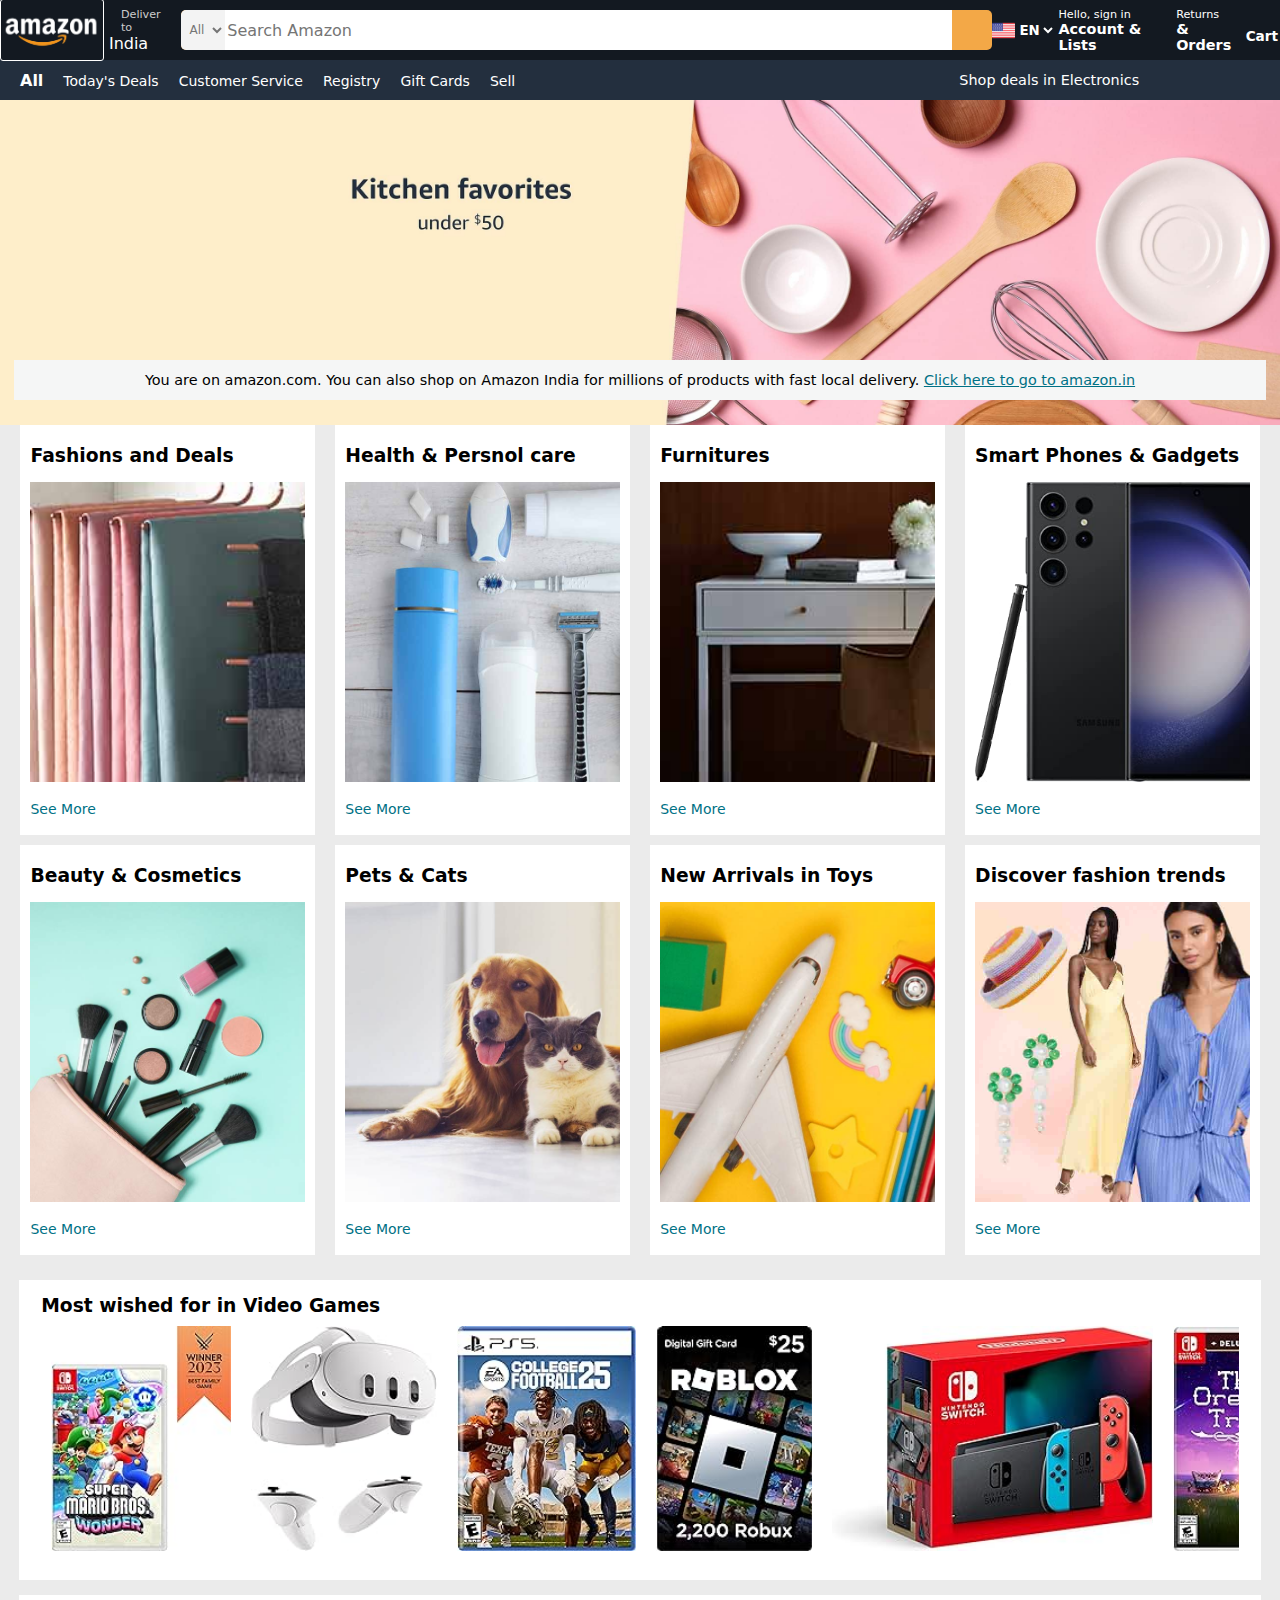
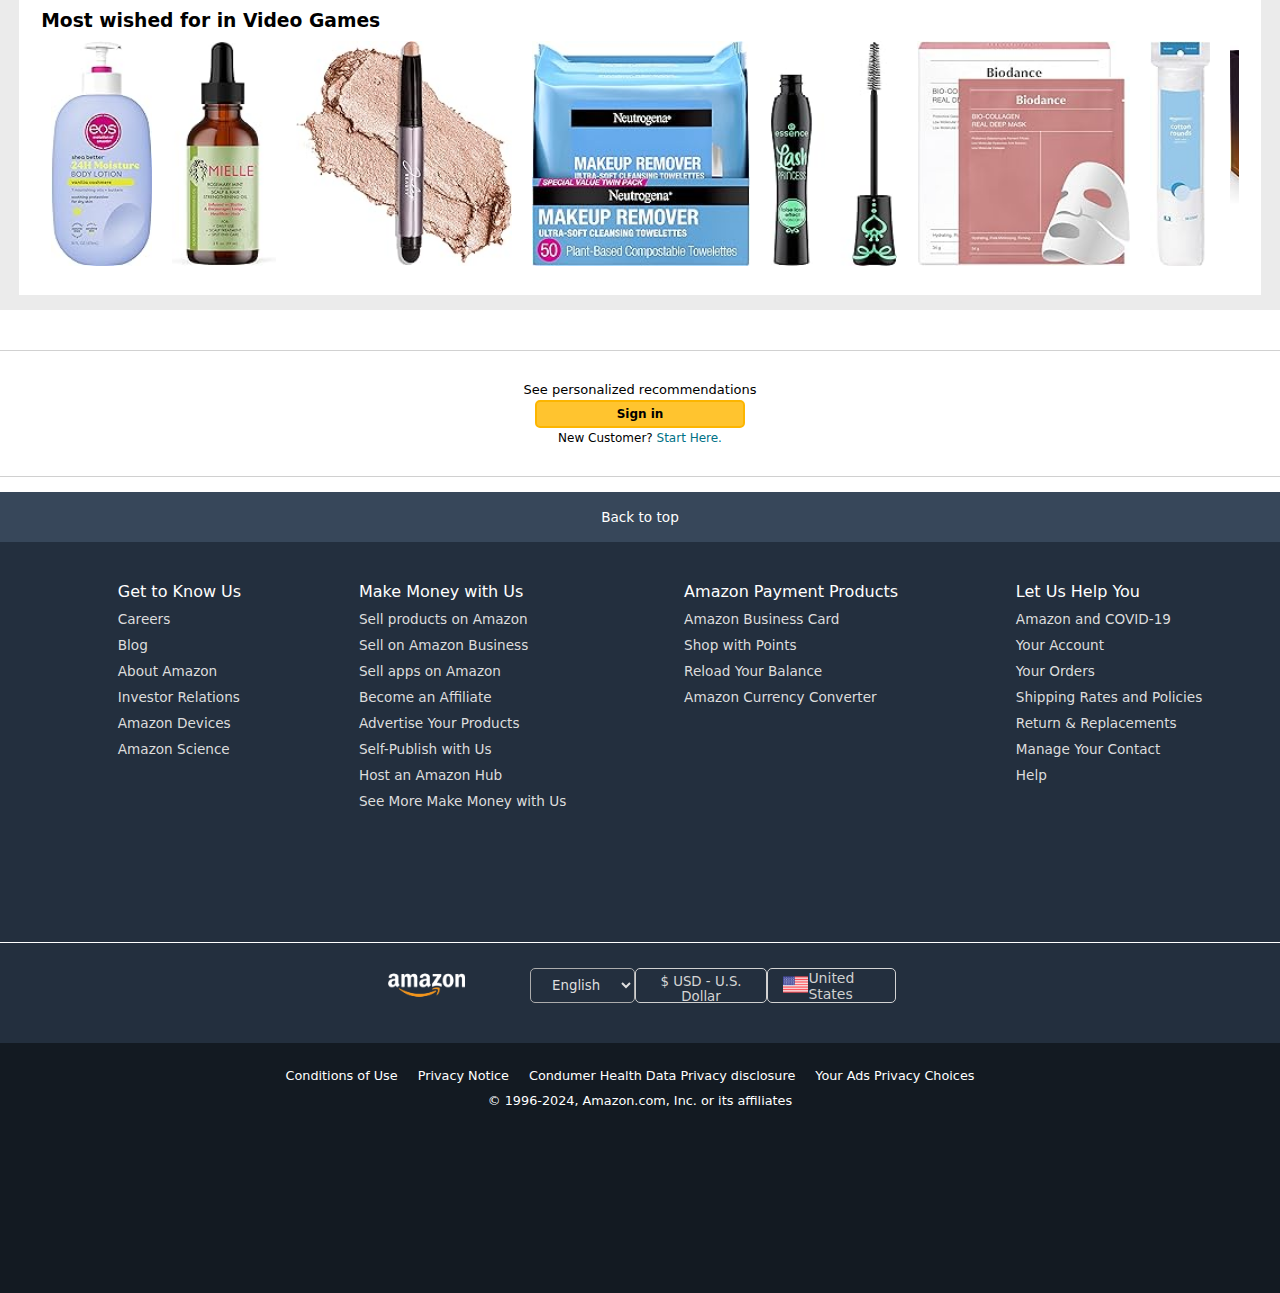
<file: Amazon/index.html>
<!DOCTYPE html>
<html lang="en">
<head>
  <meta charset="UTF-8">
  <meta http-equiv="X-UA-Compatible" content="IE=edge">
  <meta name="viewport" content="width=device-width, initial-scale=1.0">
  <link rel="preconnect" href="https://fonts.googleapis.com">
  <link rel="preconnect" href="https://fonts.gstatic.com" crossorigin>
  <link href="https://fonts.googleapis.com/css2?family=Roboto:ital,wght@0,100;0,300;0,400;0,500;0,700;0,900;1,100;1,300;1,400;1,500;1,700;1,900&display=swap" rel="stylesheet">
  <link rel="stylesheet" href="https://cdnjs.cloudflare.com/ajax/libs/font-awesome/6.5.2/css/all.min.css" integrity="sha512-SnH5WK+bZxgPHs44uWIX+LLJAJ9/2PkPKZ5QiAj6Ta86w+fsb2TkcmfRyVX3pBnMFcV7oQPJkl9QevSCWr3W6A==" crossorigin="anonymous" referrerpolicy="no-referrer" />
  <link rel="stylesheet" href="header.css">
  <link rel="stylesheet" href="main.css">
  <link rel="stylesheet" href="middle.css">


  <title>Amazon.com</title>
</head>
<body>
  <!---------------------------------------- Header ---------------------------------->
<header>
  <div class="navbar">
    <div class="nav-logo border">
      <div class="logo"></div>
    </div>

    <div class="nav-address border">
      <p class="add-first">Deliver to</p>
      <div class="add-icon">
        <i class="fa-solid fa-location-dot"></i>
        <p class="add-second">India</p>
      </div>
    </div>

    <div class="nav-search">
      <select class="search-select">
        <option>All</option>
      </select>
      <input type="text" placeholder="Search Amazon" class="search-input">
      <div class="search-icon">
        <i class="fa-solid fa-magnifying-glass"></i>
      </div>
    </div>

    <div class="language-border">
    <img src="icons/united-states.png">
      <select class="lan-option">
        <option value="ENGLISH">EN</option>
      </select>
    </div>

    <!-- box5 -->
    <div class="nav-signin border">
      <p><span>Hello, sign in</span></p>
      <p class="nav-second">Account & Lists</p>
    </div>

    <div class="nav-return border">
      <p><span>Returns</span></p>
      <p class="nav-second">& Orders</p>
    </div>

    <div class="nav-cart border">
      <i class="fa-solid fa-cart-shopping"></i>
      Cart
    </div>
  </div>

<!---------------------- Panel ----------------------->
  <div class="panel">
    <div class="panel-all">
      <i class="fa-solid fa-bars"></i>
      All
    </div>
    <div class="panel-ops">
      <p>Today's Deals</p>
      <p>Customer Service</p>
      <p>Registry</p>
      <p>Gift Cards</p> 
      <p>Sell</p>
    </div>

    <div class="paneldeals">
      Shop deals in Electronics
    </div>

  </div>
</header>

<div class="hero-section">
  <div class="hero-msg">
    <p>You are on amazon.com. You can also shop on Amazon India for millions of products with fast local delivery. <a href="https://www.amazon.in/?ref=aisgw_intl_stripe_in">Click here to go to amazon.in</a></p>
  </div>
</div>

<!-- --------shop section---------->

<div class="shop-section">
  <div class="box">
    <div class="box-content">
      <h3>Fashions and Deals</h3>
    <div class="box-img" style="background-image: url('icons/box1_image.jpg');"></div>
    <br><p>See More</p>
    </div>
  </div>


  <div class="box">
    <div class="box-content">
      <h3>Health & Persnol care</h3>
      <div class="box-img" style="background-image: url('icons/box2_image.jpg');"></div>
      <br><p>See More</p>
    </div>
  </div>


  <div class="box">
    <div class="box-content">
      <h3>Furnitures</h3>
      <div class="box-img" style="background-image: url('icons/box3_image.jpg');"></div>
      <br><p>See More</p>
    </div>
  </div>


  <div class="box">
    <div class="box-content">
      <h3>Smart Phones & Gadgets</h3>
      <div class="box-img" style="background-image: url('icons/box4_image.jpg');"></div>
      <br><p>See More</p>
    </div>
  </div>

  <div class="box">
    <div class="box-content">
      <h3>Beauty & Cosmetics</h3>
    <div class="box-img" style="background-image: url('icons/box5_image.jpg');"></div>
    <br><p>See More</p>
    </div>
  </div>


  <div class="box">
    <div class="box-content">
      <h3>Pets & Cats</h3>
      <div class="box-img" style="background-image: url('icons/box6_image.jpg');"></div>
      <br><p>See More</p>
    </div>
  </div>


  <div class="box">
    <div class="box-content">
      <h3>New Arrivals in Toys</h3>
      <div class="box-img" style="background-image: url('icons/box7_image.jpg');"></div>
      <br><p>See More</p>
    </div>
  </div>


  <div class="box">
    <div class="box-content">
      <h3>Discover fashion trends</h3>
      <div class="box-img" style="background-image: url('icons/box8_image.jpg');"></div>
      <br><p>See More</p>
    </div>
  </div>

<!--------middle Content-------->
  <div class="games">
    <div class="middle">
      <h3>Most wished for in Video Games</h3>
      <div class="game-products">
        <img src="icons/game1.jpg" alt="">
        <img src="icons/game2.jpg" alt="">
        <img src="icons/game3.jpg" alt="">
        <img src="icons/game4.jpg" alt="">
        <img src="icons/game5.jpg" alt="">
        <img src="icons/game6.jpg" alt="">
        <img src="icons/game7.jpg" alt="">
        <img src="icons/game8.jpg" alt="">
        <img src="icons/game9.jpg" alt="">
        <img src="icons/game10.jpg" alt="">
        <img src="icons/game11.jpg" alt="">
      </div>
    </div>
  </div>

  <div class="cosmetics">
    <div class="beauty">
      <h3>Most wished for in Video Games</h3>
      <div class="beauty-products">
        <img src="icons/beauty1.jpg" alt="">
        <img src="icons/beauty2.jpg" alt="">
        <img src="icons/beauty3.jpg" alt="">
        <img src="icons/beauty4.jpg" alt="">
        <img src="icons/beauty5.jpg" alt="">
        <img src="icons/beauty6.jpg" alt="">
        <img src="icons/beauty7.jpg" alt="">
        <img src="icons/beauty8.jpg" alt="">
        <img src="icons/beauty9.jpg" alt="">
        <img src="icons/beauty10.jpg" alt="">
        <img src="icons/beauty11.jpg" alt="">
        <img src="icons/beauty12.jpg" alt="">
        <img src="icons/beauty13.jpg" alt="">
      </div>
    </div>
  </div>

</div>

<div class="signin">
  <p class="top">See personalized recommendations</p>
  <button class="sign-in"><a href="">Sign in</a></button>
  <p class="bottom">New Customer? <a href="" class="bottom">Start Here.</a></p>
</div>





<!---------FOOTER SECTION---------->
<footer>
  <div class="foot-panel1">
    Back to top
  </div>


  <div class="foot-panel2">
    <ul> 
      <p>Get to Know Us</p>

      <a href="https://www.amazon.jobs/en/">Careers</a>
      <a href="https://www.aboutamazon.com/">Blog</a>
      <a href="https://www.aboutamazon.com/?utm_source=gateway&utm_medium=footer">About Amazon</a>
      <a href="https://ir.aboutamazon.com/overview/default.aspx">Investor Relations</a>
      <a href="https://www.amazon.com/gp/browse.html?node=2102313011&ref_=footer_devices">Amazon Devices</a>
      <a href="https://www.amazon.science/">Amazon Science</a>

    </ul>

    <ul> 
      <p>Make Money with Us</p>

      <a href="https://sell.amazon.com/?ld=AZFSSOA&ref_=footer_soa">Sell products on Amazon</a>
      <a href="https://sell.amazon.com/programs/amazon-business?ld=usb2bunifooter&ref_=footer_b2b">Sell on Amazon Business</a>
      <a href="https://developer.amazon.com/">Sell apps on Amazon</a>
      <a href="https://affiliate-program.amazon.com/">Become an Affiliate</a>
      <a href="https://advertising.amazon.com/?ref=ext_amzn_ftr">Advertise Your Products</a>
      <a href="https://kdp.amazon.com/en_US/">Self-Publish with Us</a>
      <a href="https://go.thehub-amazon.com/amazon-hub-locker">Host an Amazon Hub</a>
      <a href="https://www.amazon.com/b/?node=18190131011&ld=AZUSSOA-seemore&ref_=footer_seemore">See More Make Money with Us</a>

    </ul>

    <ul> 
      <p>Amazon Payment Products</p>

      <a>Amazon Business Card</a>
      <a>Shop with Points</a>
      <a>Reload Your Balance</a>  
      <a>Amazon Currency Converter</a>

    </ul>

    <ul> 
      <p>Let Us Help You</p>

      <a>Amazon and COVID-19</a>
      <a>Your Account</a>
      <a>Your Orders</a>
      <a>Shipping Rates and Policies</a>
      <a>Return & Replacements</a>
      <a>Manage Your Contact</a>
      <a>Help</a>

    </ul>
  </div>


  <div class="foot-panel3">
    <div class="elements">
      <div class="logo-bot"></div>
      <select class="bottom-sec">
        <option value="ENGLISH">English </option>
        <option value="Kannada">ಕನ್ನಡ</option>
        <option value="Telugu">తెలుగు</option>
        <option value="Tamil">தமிழ்</option>
        <option value="Malayalam">മലയാളം</option>
        <option value="Hindi">हिन्दी</option>
      </select>
      <button class="currency">$ USD - U.S. Dollar</button>
      <div class="bot-country">
        <div><img src="icons/united-states.png" alt="United States"></div>
        <p>United States</p>
      </div>
    </div>
  </div>

  <div class="foot-panel4">
    <div class="pages">
      <a>Conditions of Use</a>
      <a>Privacy Notice</a>
      <a>Condumer Health Data Privacy disclosure</a>
      <a>Your Ads Privacy Choices</a>
    </div>

    <div class="copyright">
      <br>
      <p>&copy; 1996-2024, Amazon.com, Inc. or its affiliates</p>
    </div>
  </div>
  
</footer>
  
</body>
</html>
</file>
<file: Amazon/header.css>
*{
  margin:0 ;
  font-family: system-ui, -apple-system, BlinkMacSystemFont, 'Segoe UI', Roboto, Oxygen, Ubuntu, Cantarell, 'Open Sans', 'Helvetica Neue', sans-serif;
  border: border-box;
  
}

.navbar{
  height:60px;
  background-color: #131921;
  color: white;
  display: flex;
  align-items: center;
  justify-content: space-evenly;
}


.nav-logo{
  height: 60px;
  width: 113px;
}

.logo{
  margin: 0;
  background-image:url("icons/amazon_logo.png");
  background-size:cover;
  height: 55px;
  width: 100%;
}

.border{
  border: 2px solid transparent;
}

.border:hover{
  border: 1.5px solid white;
  border-radius: 3px;
  cursor: pointer;
}

/* Box2 */


.add-first{
  color: #cccccc;
  font-size: .7rem;
  margin-left:15px ;
}

.add-second{
  font-size: 1rem;
  margin-left: 3px;
}
.add-icon{
  display: flex;
  align-items: center;
}

/* box3 */
.nav-search{
  display: flex;
  justify-content: space-evenly;
  background-color: #f3a847;
  width: 900px;
  height: 40px;
  border-radius: 5px;
  margin-left: 10px;
}


.search-select{
  background-color: #f3f3f3;
  width: 50px;
  text-align: center;
  border-top-left-radius: 5px;
  border-bottom-left-radius: 5px;
  border: none;
  color: rgb(117, 117, 117);
  font-size: 12px;
}

.search-input{
  width: 100%;
  font-size:1rem ;
  border:none;
}

.search-icon{
  width:45px;
  height: 40px;
  display: flex;
  justify-content: center;
  align-items: center;
  color: #312c23;
  font-size: 1.2rem;
}

.nav-search:hover{
  border: 3px solid orange;
}

/* Box4 */

.language-border{
  display: flex;
  justify-content: center;
  align-items: center;
}

.language-border img{
  height: 23px;
  border-radius: 5px;
}
.lan-option{
  height: 25px;
  border: none;
  background-color: transparent;
  color: white;
  font-weight: 700;
}

/** Box 5 **/

span{
  display: flex;
  font-size: 0.7rem;
}

.nav-second{
  font-size: 0.9rem;
  font-weight: 700;
}

/* CART */
.nav-cart i{
  font-size: 30px;
}
.nav-cart{
  font-size: 0.85rem;
  font-weight: 700;
}


/* Panel */

.panel{
  display: flex;
  height: 40px;
  background-color: #232f3e;
  color: white;
  align-items: center;
  justify-content: left;
}

.panel-all{
  font-weight: 700;
  margin-left:20px;
  margin-right: 20px;
}
.panel-ops p{
  font-size: 14px;
  font-weight: 500;
  display: inline;
  margin-right:15px ;
  color: white;
}

.panel-ops{
  width: 70%;
}

.paneldeals{
  display: flex;
  justify-content: right;
  font-size: 0.9rem;
  font-weight: 500;
}
</file>
<file: Amazon/main.css>
/* Main Section */
.hero-section{
    background-image: url("icons/hero_image.jpg");
    height: 325px;
    background-size: cover;
    display: flex;
    justify-content: center;
    align-items: flex-end;
}

.hero-msg{
    background-color:#f5f6f6;
    padding-left: 40px;
    padding-right: 40px;
    height: 40px;
    display: flex;
    align-items: center;
    justify-content: center;
    font-size: 0.9rem;
    width: 91.6%;
    margin-bottom: 25px;
}

.hero-msg a{
    color: #007185;
}


/* Shop Section */
.shop-section{
    width: 100%;
    display: flex;
    flex-wrap: wrap;
    justify-content: space-evenly;
    align-items: center;
    background-color: #ebebeb;
}


.box {
    height:375px;
    width: 23%;
    background-color: white;
    padding:20px 0px 15px ;
    margin-bottom: 10px;
}

.box-img {
    height: 300px;
    margin-top: 1rem ;
    background-size:cover ;
    
}

.box-content{
    margin-left:10px;
    margin-right:10px;
    
}

.box-content p{
    font-size: 14px;
    color: #007185;
}


/* SIGN IN OPTION  */
.signin{
    display: flex;
    justify-content: center;
    align-items: center;
    flex-direction: column;
    height: 125px;
    margin-top: 40px;
    margin-bottom: 15px;
    border-top: 1px solid rgb(209, 209, 209);
    border-bottom: 1px solid rgb(208, 208, 208);
}

.sign-in{
    font-size: 12px;
    font-weight: 700;
    text-shadow: #37475a;
    padding: 5px 80px 5px 80px;
    background-color:#ffc42f;
    border: 2px solid #fcb500;
    border-radius: 5px;
    margin: 3px;

}
.sign-in a{
    text-decoration: none;
    color: black;
}

.sign-in:hover{
    cursor: pointer;
}
.top{
    display: block;
    font-size: 13px;
    margin: 0px;
}

.bottom{
    font-size: 12px;
}
.bottom a{
    color: #007185;
    text-decoration: none;
}
.bottom a:hover{
    text-decoration: underline;

}

/* footer */
.foot-panel1{
    background-color: #37475a;
    color: white;
    height: 50px;
    display: flex;
    justify-content: center;
    align-items: center;
    font-size: 0.85rem;
    margin-top: 15px;
}

.foot-panel1:hover{
    opacity: 0.9;
    cursor: pointer;
}

.foot-panel2{
    background-color: #232f3e;
    color: white;
    height: 400px;
    display: flex;
    justify-content: space-evenly;
}

ul a {
    display: block;
    font-size: 0.85rem;
    margin-top: 10px;
    color: #dddddd;
    text-decoration: none;
}
ul a:hover{
    text-decoration: underline;
    cursor: pointer;
}

ul{
    margin-top:40px ;
}

.foot-panel3{
    font-size: 12px;
    height: 100px;
    background-color: #232f3e;
    display: flex;
    justify-content: center;
    align-items: center;
    border-top: 0.7px solid white;
}

.elements{
    display: flex;
    justify-content: space-evenly;
    height: 70px;
    width: 40%;
}

.foot-panel3 button{
    border: 1px solid rgb(208, 208, 208);
    padding: 5px 15px 5px 15px;
    color: rgb(213, 213, 213);
    background-color: transparent;
    height: 35px;
    margin-top: 10px;
    border-radius: 5px;
}

.bot-country{
    border: 1px solid rgb(211, 211, 211);
    color: rgb(209, 209, 209);
    display: flex;
    justify-content: space-evenly;
    align-items: center;
    background-image: url('icons/united-states.png');
    margin-top: 10px;
    font-size: 14px;
    height: 23px;
    padding: 5px 15px 5px 15px;
    border-radius: 5px;

}
.bot-country img{
    height: 25px;
}


.bottom-sec{
    background-color: transparent;
    border: 1px solid grey;
    height: 35px;
    margin-top: 10px;
    margin-left: 15px;
    color: rgb(223, 223, 223);
    display: flex;
    border: 1px solid rgb(172, 172, 172);
    padding: 5px 15px 5px 15px;
    text-align: center;
    border-radius:5px ;

}
.bottom-sec:hover{
    cursor: pointer;
}

.bottom-sec option{
    color: black;
    height: 25px;
}


.logo-bot{
    background-image:url("icons/amazon_logo.png");
    background-size: cover;
    height: 50px;
    width: 100px;
    margin-right: 50px;
}

.foot-panel4{
    height: 250px;
    background-color: #131a22;
    color: white;
    width: 100%;
}
.pages{
    display: flex;
    justify-content:center;
    align-items: center;
    font-size: 0.8rem;
    padding-top:25px;
}

.pages a{
    margin-right: 20px;

}
.copyright {
    display: flex;
    justify-content:center;
    align-items: center;
    font-size: 0.8rem;
    padding-top: 10px;
}
</file>
<file: Amazon/middle.css>
.games{
    height: 300px;
    background-color: white;
    width:97%;
    margin-top:15px;
    margin-bottom: 15px;
  }

  .middle h3{
    margin-top: 15px;
  }
  
  .middle {
    margin-left: 22px;
    margin-right: 22px;
    height: 281.5px;
  }
  
  .game-products {
    display: flex;
    justify-content: space-evenly;
    align-items: center;
    overflow: hidden;
  }

  .game-products:hover{
    overflow:auto ;
    transition: 2s ease-in-out;
  }
  
  .game-products img {
   position: relative;
    height: 225px;
    background-size: cover;
    margin: 10px;

  }
  .game-products img:hover{
    cursor: pointer;
    opacity: 0.8;
    transition: 0.4s;
  }

/****************BEAUTY PRODUCTS *******************/

.cosmetics{
    height: 300px;
    background-color: white;
    width:97%;
    margin-top:10x;
    margin-bottom: 15px;
  }

  .beauty h3{
    margin-top: 15px;
  }
  
  .beauty {
    margin-left: 22px;
    margin-right: 22px;
    height: 281.5px;
  }
  
  .beauty-products {
    display: flex;
    justify-content: space-evenly;
    align-items: center;
    overflow: hidden;
  }

  .beauty-products:hover{
    overflow:auto ;
    transition: 2s ease-in-out;
  }
  
  .beauty-products img {
   position: relative;
    height: 225px;
    background-size: cover;
    margin: 10px;

  }
  .beauty-products img:hover{
    cursor: pointer;
    opacity: 0.8;
    transition: 0.4s;
  }

  
::-webkit-scrollbar-track {
    border-radius: 5px;
    background-color: white; 
} 

::-webkit-scrollbar {
    height: 7px;
    width: 12px;
    background-color: #F5F5F5;
    
}

::-webkit-scrollbar-thumb {
    border-radius: 5px;
    background-color: rgb(204, 204, 204);
}
::-webkit-scrollbar-thumb:hover{
    background-color: rgb(153, 153, 153);
    cursor: pointer;
}
</file>
